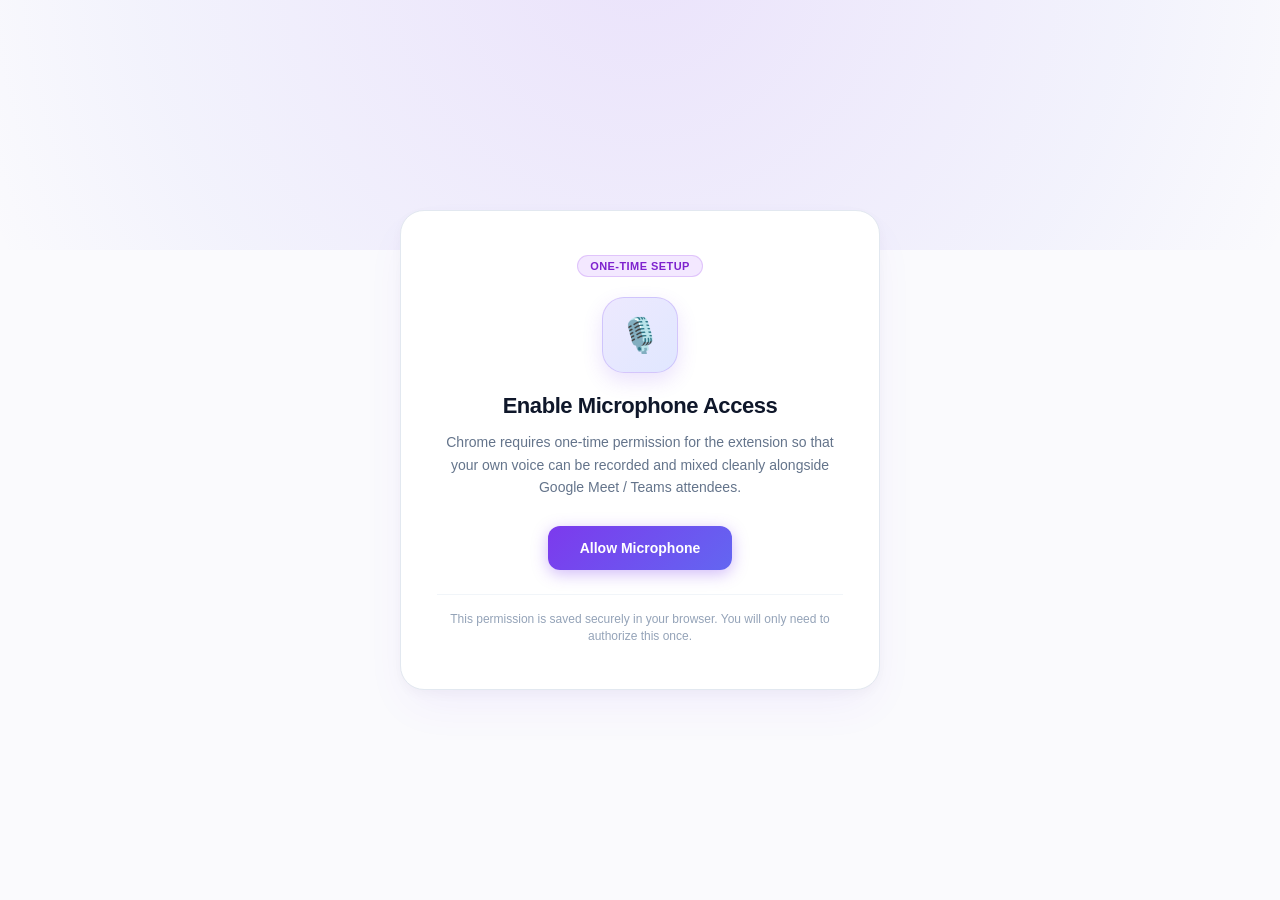
<file: extension/permission/permission.html>
<!DOCTYPE html>
<html lang="en">
<head>
  <meta charset="UTF-8">
  <title>Microphone Authorization — MeetFlow AI</title>
  <style>
    * {
      box-sizing: border-box;
      margin: 0;
      padding: 0;
    }
    body {
      font-family: -apple-system, BlinkMacSystemFont, "Segoe UI", Roboto, "Inter", "Helvetica Neue", Arial, sans-serif;
      background: #FAFAFD;
      color: #0F172A;
      min-height: 100vh;
      display: flex;
      align-items: center;
      justify-content: center;
      padding: 24px;
      position: relative;
    }
    body::before {
      content: "";
      position: absolute;
      top: 0;
      left: 0;
      right: 0;
      height: 250px;
      background: radial-gradient(circle at 50% -20%, rgba(124, 58, 237, 0.12), rgba(99, 102, 241, 0.05) 70%, transparent 100%);
      pointer-events: none;
    }
    .card {
      background: #FFFFFF;
      border: 1px solid #E2E8F0;
      border-radius: 24px;
      padding: 44px 36px;
      max-width: 480px;
      width: 100%;
      text-align: center;
      box-shadow: 0 20px 45px -10px rgba(124, 58, 237, 0.08), 0 4px 12px rgba(0, 0, 0, 0.03);
      position: relative;
      z-index: 1;
    }
    .badge {
      display: inline-block;
      padding: 4px 12px;
      background: #F3E8FF;
      border-radius: 9999px;
      font-size: 11px;
      color: #7E22CE;
      font-weight: 700;
      letter-spacing: 0.04em;
      text-transform: uppercase;
      margin-bottom: 20px;
      border: 1px solid rgba(147, 51, 234, 0.2);
    }
    .icon-wrap {
      width: 76px;
      height: 76px;
      background: linear-gradient(135deg, #EDE9FE 0%, #E0E7FF 100%);
      border: 1px solid rgba(124, 58, 237, 0.2);
      border-radius: 22px;
      display: flex;
      align-items: center;
      justify-content: center;
      margin: 0 auto 20px auto;
      font-size: 34px;
      box-shadow: 0 8px 20px rgba(124, 58, 237, 0.15);
    }
    h1 {
      font-size: 22px;
      font-weight: 800;
      letter-spacing: -0.02em;
      color: #0F172A;
      margin-bottom: 12px;
    }
    p {
      color: #64748B;
      font-size: 14px;
      line-height: 1.6;
      margin-bottom: 28px;
    }
    .btn {
      background: linear-gradient(135deg, #7C3AED 0%, #6366F1 100%);
      color: white;
      border: none;
      padding: 14px 32px;
      font-size: 14px;
      font-weight: 700;
      border-radius: 12px;
      cursor: pointer;
      transition: all 0.2s cubic-bezier(0.4, 0, 0.2, 1);
      display: inline-flex;
      align-items: center;
      gap: 10px;
      box-shadow: 0 4px 16px rgba(124, 58, 237, 0.35);
    }
    .btn:hover {
      background: linear-gradient(135deg, #6D28D9 0%, #4F46E5 100%);
      transform: translateY(-1.5px);
      box-shadow: 0 6px 20px rgba(124, 58, 237, 0.45);
    }
    .btn:disabled {
      opacity: 0.6;
      cursor: not-allowed;
      transform: none;
    }
    .status-box {
      margin-top: 20px;
      padding: 12px 16px;
      border-radius: 10px;
      font-size: 13px;
      font-weight: 600;
      display: none;
    }
    .status-success {
      background: #ECFDF5;
      border: 1px solid #A7F3D0;
      color: #065F46;
    }
    .status-error {
      background: #FEF2F2;
      border: 1px solid #FECACA;
      color: #991B1B;
    }
    .help-text {
      margin-top: 24px;
      font-size: 12px;
      color: #94A3B8;
      border-top: 1px solid #F1F5F9;
      padding-top: 16px;
      line-height: 1.4;
    }
  </style>
</head>
<body>
  <div class="card">
    <div class="badge">One-Time Setup</div>
    <div class="icon-wrap">🎙️</div>
    <h1>Enable Microphone Access</h1>
    <p>
      Chrome requires one-time permission for the extension so that your own voice can be recorded and mixed cleanly alongside Google Meet / Teams attendees.
    </p>

    <button id="grantBtn" class="btn">
      <span>Allow Microphone</span>
    </button>

    <div id="statusBox" class="status-box"></div>

    <div class="help-text">
      This permission is saved securely in your browser. You will only need to authorize this once.
    </div>
  </div>

  <script src="permission.js"></script>
</body>
</html>
</file>
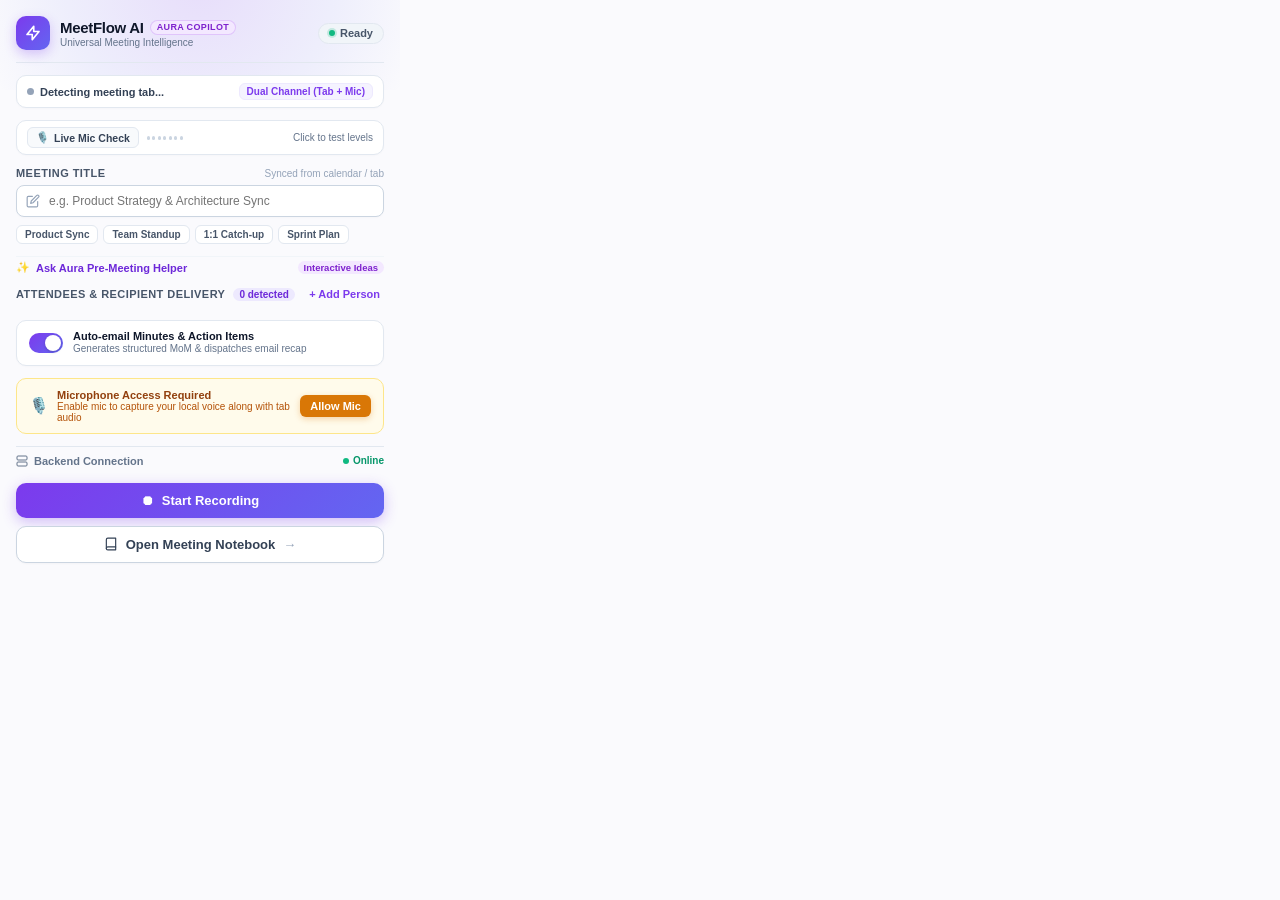
<file: extension/popup/popup.html>
<!DOCTYPE html>
<html lang="en">
<head>
  <meta charset="UTF-8">
  <meta name="viewport" content="width=device-width, initial-scale=1.0">
  <title>MeetFlow AI — Meeting Intelligence & Notes</title>
  <link rel="stylesheet" href="popup.css">
</head>
<body>
  <div class="card">
    
    <!-- Brand Header -->
    <header class="header">
      <div class="logo-box">
        <div class="logo-icon-wrap">
          <svg class="logo-icon" viewBox="0 0 24 24" fill="none" stroke="currentColor">
            <path stroke-linecap="round" stroke-linejoin="round" stroke-width="2.2" d="M13 10V3L4 14h7v7l9-11h-7z"/>
          </svg>
        </div>
        <div class="logo-text-group">
          <div class="logo-title-row">
            <span class="logo-title">MeetFlow AI</span>
            <span class="logo-edition-badge">Aura Copilot</span>
          </div>
          <span class="logo-subtitle">Universal Meeting Intelligence</span>
        </div>
      </div>
      <div id="statusBadge" class="badge badge-idle">
        <span class="status-dot"></span>
        <span class="status-text">Ready</span>
      </div>
    </header>

    <!-- Platform Detection Status Strip -->
    <div id="platformStrip" class="platform-strip">
      <div class="platform-pill" id="platformPill">
        <span class="platform-indicator-dot"></span>
        <span id="platformLabel">Detecting meeting tab...</span>
      </div>
      <span class="tab-audio-tag">Dual Channel (Tab + Mic)</span>
    </div>

    <!-- Interactive Live Microphone VU Meter / Mic Check -->
    <div class="mic-monitor-bar" id="micMonitorBar">
      <div class="mic-monitor-left">
        <button type="button" id="micTestBtn" class="btn-mic-test" title="Click to test your microphone levels">
          <span class="mic-test-icon" id="micTestIcon">🎙️</span>
          <span id="micTestText">Live Mic Check</span>
        </button>
        <div class="vu-meter" id="vuMeter">
          <span class="vu-bar bar-v1"></span>
          <span class="vu-bar bar-v2"></span>
          <span class="vu-bar bar-v3"></span>
          <span class="vu-bar bar-v4"></span>
          <span class="vu-bar bar-v5"></span>
          <span class="vu-bar bar-v6"></span>
          <span class="vu-bar bar-v7"></span>
        </div>
      </div>
      <span class="mic-quality-tag" id="micQualityTag">Click to test levels</span>
    </div>

    <!-- Active Recording Hero Banner (Animated Soundwave, Digital Timer & Live Bookmarks) -->
    <div id="timerContainer" class="timer-card hidden">
      <div class="timer-card-top">
        <div class="timer-rec-indicator">
          <span class="rec-ping-ring"></span>
          <span class="rec-ping-dot"></span>
          <span class="rec-status-label">RECORDING ACTIVE</span>
        </div>
        <div id="recordingTimer" class="timer-digits">00:00</div>
      </div>
      
      <div class="timer-wave-bar">
        <div class="sound-wave">
          <span class="bar bar-1"></span>
          <span class="bar bar-2"></span>
          <span class="bar bar-3"></span>
          <span class="bar bar-4"></span>
          <span class="bar bar-5"></span>
          <span class="bar bar-6"></span>
          <span class="bar bar-7"></span>
          <span class="bar bar-8"></span>
          <span class="bar bar-9"></span>
        </div>
        <span class="stream-note">Capturing Tab Audio & Host Mic</span>
      </div>

      <!-- Interactive In-Call Timestamp Bookmarks -->
      <div class="bookmark-panel">
        <div class="bookmark-header">
          <span class="bookmark-title">📌 Tap to Bookmark Moments</span>
          <span class="bookmark-count" id="bookmarkCount">0 tagged</span>
        </div>
        <div class="bookmark-buttons">
          <button type="button" class="btn-bookmark" data-type="Decision" data-icon="⭐">
            <span>⭐</span> Decision
          </button>
          <button type="button" class="btn-bookmark" data-type="Action" data-icon="📌">
            <span>📌</span> Action
          </button>
          <button type="button" class="btn-bookmark" data-type="Blocker" data-icon="🔥">
            <span>🔥</span> Blocker
          </button>
          <button type="button" class="btn-bookmark" data-type="Idea" data-icon="💡">
            <span>💡</span> Idea
          </button>
        </div>
        <div id="liveBookmarksList" class="live-bookmarks-feed"></div>
      </div>
    </div>

    <!-- Meeting Title Section -->
    <div class="section" id="titleSection">
      <div class="flex-between">
        <label class="label" for="meetingTitleInput">Meeting Title</label>
        <span class="label-hint">Synced from calendar / tab</span>
      </div>
      <div class="input-icon-wrap">
        <svg class="input-icon" viewBox="0 0 24 24" fill="none" stroke="currentColor" stroke-width="2">
          <path stroke-linecap="round" stroke-linejoin="round" d="M11 4H4a2 2 0 0 0-2 2v14a2 2 0 0 0 2 2h14a2 2 0 0 0 2-2v-7"/>
          <path stroke-linecap="round" stroke-linejoin="round" d="M18.5 2.5a2.121 2.121 0 0 1 3 3L12 15l-4 1 1-4 9.5-9.5z"/>
        </svg>
        <input type="text" id="meetingTitleInput" class="input input-with-icon" placeholder="e.g. Product Strategy & Architecture Sync">
      </div>
      
      <!-- Quick Template Chips -->
      <div class="template-chips">
        <button type="button" class="chip" data-title="Product Strategy Sync">Product Sync</button>
        <button type="button" class="chip" data-title="Weekly Team Standup">Team Standup</button>
        <button type="button" class="chip" data-title="1:1 Catch-up & Review">1:1 Catch-up</button>
        <button type="button" class="chip" data-title="Sprint Planning & Review">Sprint Plan</button>
      </div>
    </div>

    <!-- Interactive Ask Aura Pre-Meeting Helper (Collapsible) -->
    <details class="section aura-prep-details">
      <summary class="aura-prep-summary">
        <div class="flex-align-center gap-1.5">
          <span class="aura-sparkle-dot">✨</span>
          <span>Ask Aura Pre-Meeting Helper</span>
        </div>
        <span class="aura-pill">Interactive Ideas</span>
      </summary>
      <div class="aura-prep-content">
        <div class="aura-actions-row">
          <button type="button" class="btn-aura-prep" id="prepAgendaBtn">📋 Insert 15m Agenda</button>
          <button type="button" class="btn-aura-prep" id="prepIcebreakerBtn">🎲 Random Icebreaker</button>
        </div>
        <div id="auraPrepOutput" class="aura-output-box hidden"></div>
      </div>
    </details>

    <!-- Attendees & Recipients Section -->
    <div class="section" id="attendeesSection">
      <div class="flex-between">
        <div class="flex-align-center gap-2">
          <label class="label">Attendees & Recipient Delivery</label>
          <span id="attendeeCountBadge" class="count-pill">0 detected</span>
        </div>
        <button type="button" id="addParticipantBtn" class="btn-text">+ Add Person</button>
      </div>
      
      <div id="participantList" class="participant-list">
        <!-- Dynamically injected participant rows -->
      </div>
    </div>

    <!-- Preferences & Smart Delivery -->
    <div class="section toggles-box" id="preferencesSection">
      <label class="toggle-container">
        <input type="checkbox" id="autoEmailToggle" checked>
        <span class="toggle-slider"></span>
        <div class="toggle-text-wrap">
          <span class="toggle-label-primary">Auto-email Minutes & Action Items</span>
          <span class="toggle-label-secondary">Generates structured MoM & dispatches email recap</span>
        </div>
      </label>
    </div>

    <!-- Microphone Authorization Helper (shown if mic not yet granted for extension origin) -->
    <div id="micNoticeBox" class="mic-card hidden">
      <div class="mic-card-left">
        <div class="mic-icon-circle">🎙️</div>
        <div>
          <p class="mic-card-title">Microphone Access Required</p>
          <p class="mic-card-sub">Enable mic to capture your local voice along with tab audio</p>
        </div>
      </div>
      <button type="button" id="openMicPermissionBtn" class="btn-mic-allow">Allow Mic</button>
    </div>

    <!-- Server Connection & Backend Settings (Collapsible) -->
    <details class="section settings-details">
      <summary class="settings-summary">
        <div class="flex-align-center gap-1.5">
          <svg width="12" height="12" viewBox="0 0 24 24" fill="none" stroke="currentColor" stroke-width="2"><rect x="2" y="2" width="20" height="8" rx="2" ry="2"/><rect x="2" y="14" width="20" height="8" rx="2" ry="2"/><line x1="6" y1="6" x2="6.01" y2="6"/><line x1="6" y1="18" x2="6.01" y2="18"/></svg>
          <span>Backend Connection</span>
        </div>
        <span class="server-status-pill" id="serverPingPill">
          <span class="server-dot" id="serverDot"></span>
          <span id="serverStatusText">Online</span>
        </span>
      </summary>
      <div class="settings-content">
        <label class="label-sm" for="backendUrlInput">API Server Endpoint</label>
        <input type="text" id="backendUrlInput" class="input input-sm" value="https://meetflow-ai-nine.vercel.app">
        <div class="template-chips" style="margin-top: 6px;">
          <button type="button" class="chip" id="presetVercelBtn" style="font-size: 10px; padding: 2px 8px;">☁️ Vercel Cloud</button>
          <button type="button" class="chip" id="presetLocalBtn" style="font-size: 10px; padding: 2px 8px;">💻 Local (8000)</button>
        </div>
        <p class="settings-hint">Syncs recordings, Gemini transcripts and AI actions to this host.</p>
        
        <div style="margin-top: 10px; padding-top: 8px; border-top: 1px solid #f1f5f9; display: flex; align-items: center; justify-content: space-between;">
          <span style="font-size: 11px; font-weight: 600; color: #475569;">💬 Live In-Call Captions HUD</span>
          <span style="font-size: 10px; font-weight: 700; color: #7c3aed; background: #ede9fe; padding: 2px 8px; border-radius: 9999px;">Active</span>
        </div>
      </div>
    </details>

    <!-- Notification Alert Box -->
    <div id="alertBox" class="alert hidden"></div>

    <!-- Interactive Post-Recording Celebration & Synthesis Card -->
    <div id="synthesisCard" class="synthesis-card hidden">
      <div class="synthesis-icon-wrap">🎉</div>
      <h3 class="synthesis-title">Meeting Synthesized!</h3>
      <p class="synthesis-desc">Gemini completed audio transcription and structured your MoM.</p>
      
      <div class="synthesis-stats-pill">
        <span id="synDuration">22s duration</span> • <span id="synAttendees">2 attendees</span>
      </div>

      <div class="synthesis-actions">
        <a id="synNotebookBtn" href="http://localhost:8000/#notebook" target="_blank" class="btn btn-primary btn-sm">
          <span>👉 Open in Meeting Notebook</span>
        </a>
        <div class="synthesis-sub-actions">
          <button type="button" id="copyMeetingLinkBtn" class="btn btn-secondary btn-sm">
            <span id="copyLinkIcon">📋</span> <span id="copyLinkText">Copy Link</span>
          </button>
          <button type="button" id="startNewMeetingBtn" class="btn btn-secondary btn-sm">
            <span>↺</span> New Meeting
          </button>
        </div>
      </div>
    </div>

    <!-- Action Buttons Footer -->
    <div class="footer" id="mainFooter">
      <button type="button" id="recordBtn" class="btn btn-primary">
        <span class="btn-icon">⏺</span>
        <span class="btn-text-main">Start Recording</span>
      </button>
      <a id="dashboardLink" href="http://localhost:8000" target="_blank" class="btn btn-secondary">
        <svg width="14" height="14" viewBox="0 0 24 24" fill="none" stroke="currentColor" stroke-width="2">
          <path stroke-linecap="round" stroke-linejoin="round" d="M4 19.5A2.5 2.5 0 0 1 6.5 17H20"/>
          <path stroke-linecap="round" stroke-linejoin="round" d="M6.5 2H20v20H6.5A2.5 2.5 0 0 1 4 19.5v-15A2.5 2.5 0 0 1 6.5 2z"/>
        </svg>
        <span>Open Meeting Notebook</span>
        <span class="btn-arrow">&rarr;</span>
      </a>
    </div>

  </div>

  <script src="popup.js"></script>
</body>
</html>
</file>
<file: extension/popup/popup.css>
/* ==========================================================================
   MeetFlow AI — Premium Chrome Extension Stylesheet (Fireflies SaaS Theme)
   ========================================================================== */

* {
  box-sizing: border-box;
  margin: 0;
  padding: 0;
  font-family: -apple-system, BlinkMacSystemFont, "Segoe UI", Roboto, "Inter", "Helvetica Neue", Arial, sans-serif;
  -webkit-font-smoothing: antialiased;
}

body {
  width: 400px;
  background-color: #FAFAFD;
  color: #0F172A;
  padding: 16px;
  position: relative;
  overflow-x: hidden;
}

/* Subtle top aurora glow */
body::before {
  content: "";
  position: absolute;
  top: 0;
  left: 0;
  right: 0;
  height: 90px;
  background: radial-gradient(circle at 50% -20%, rgba(124, 58, 237, 0.15), rgba(99, 102, 241, 0.08) 60%, transparent 100%);
  pointer-events: none;
  z-index: 0;
}

.card {
  position: relative;
  z-index: 1;
  display: flex;
  flex-direction: column;
  gap: 12px;
}

/* --------------------------------------------------------------------------
   Header & Brand
   -------------------------------------------------------------------------- */
.header {
  display: flex;
  justify-content: space-between;
  align-items: center;
  padding-bottom: 12px;
  border-bottom: 1px solid #E2E8F0;
}

.logo-box {
  display: flex;
  align-items: center;
  gap: 10px;
}

.logo-icon-wrap {
  width: 34px;
  height: 34px;
  border-radius: 10px;
  background: linear-gradient(135deg, #7C3AED 0%, #6366F1 100%);
  display: flex;
  align-items: center;
  justify-content: center;
  color: #FFFFFF;
  box-shadow: 0 4px 12px rgba(124, 58, 237, 0.28);
}

.logo-icon {
  width: 18px;
  height: 18px;
}

.logo-text-group {
  display: flex;
  flex-direction: column;
  gap: 1px;
}

.logo-title-row {
  display: flex;
  align-items: center;
  gap: 6px;
}

.logo-title {
  font-weight: 800;
  font-size: 15px;
  letter-spacing: -0.02em;
  color: #0F172A;
}

.logo-edition-badge {
  font-size: 9px;
  font-weight: 700;
  text-transform: uppercase;
  letter-spacing: 0.04em;
  background: #F3E8FF;
  color: #7E22CE;
  padding: 1.5px 6px;
  border-radius: 9999px;
  border: 1px solid rgba(147, 51, 234, 0.2);
}

.logo-subtitle {
  font-size: 10px;
  color: #64748B;
  font-weight: 500;
}

/* Status Badges */
.badge {
  display: inline-flex;
  align-items: center;
  gap: 5px;
  font-size: 11px;
  font-weight: 700;
  padding: 3.5px 10px;
  border-radius: 9999px;
  transition: all 0.2s ease;
}

.status-dot {
  width: 6px;
  height: 6px;
  border-radius: 50%;
}

.badge-idle {
  background: #F1F5F9;
  color: #475569;
  border: 1px solid #E2E8F0;
}
.badge-idle .status-dot {
  background: #10B981;
  box-shadow: 0 0 0 2px rgba(16, 185, 129, 0.2);
}

.badge-rec {
  background: #FEF2F2;
  color: #B91C1C;
  border: 1px solid #FECACA;
  animation: pulse-border 1.5s infinite;
}
.badge-rec .status-dot {
  background: #EF4444;
  box-shadow: 0 0 0 2px rgba(239, 68, 68, 0.3);
  animation: blink 1s infinite;
}

.badge-processing {
  background: #FFFBEB;
  color: #B45309;
  border: 1px solid #FDE68A;
}
.badge-processing .status-dot {
  background: #F59E0B;
  animation: blink 0.8s infinite;
}

@keyframes blink {
  0%, 100% { opacity: 1; transform: scale(1); }
  50% { opacity: 0.4; transform: scale(0.85); }
}

@keyframes pulse-border {
  0%, 100% { box-shadow: 0 0 0 0 rgba(239, 68, 68, 0.2); }
  50% { box-shadow: 0 0 0 4px rgba(239, 68, 68, 0.1); }
}

/* --------------------------------------------------------------------------
   Platform Detection Strip
   -------------------------------------------------------------------------- */
.platform-strip {
  display: flex;
  align-items: center;
  justify-content: space-between;
  background: #FFFFFF;
  border: 1px solid #E2E8F0;
  border-radius: 10px;
  padding: 7px 10px;
  font-size: 11px;
  box-shadow: 0 1px 2px rgba(0, 0, 0, 0.02);
}

.platform-pill {
  display: inline-flex;
  align-items: center;
  gap: 6px;
  font-weight: 600;
  color: #334155;
}

.platform-indicator-dot {
  width: 7px;
  height: 7px;
  border-radius: 50%;
  background: #94A3B8;
}

.platform-pill.meet-active .platform-indicator-dot {
  background: #059669;
  box-shadow: 0 0 0 2px rgba(16, 185, 129, 0.25);
}
.platform-pill.teams-active .platform-indicator-dot {
  background: #4F46E5;
  box-shadow: 0 0 0 2px rgba(79, 70, 229, 0.25);
}

.tab-audio-tag {
  font-size: 10px;
  font-weight: 600;
  color: #7C3AED;
  background: #F5F3FF;
  border: 1px solid #EDE9FE;
  padding: 2px 7px;
  border-radius: 6px;
}

/* --------------------------------------------------------------------------
   Interactive Live Mic Monitor / VU Meter
   -------------------------------------------------------------------------- */
.mic-monitor-bar {
  display: flex;
  align-items: center;
  justify-content: space-between;
  background: #FFFFFF;
  border: 1px solid #E2E8F0;
  border-radius: 10px;
  padding: 6px 10px;
  box-shadow: 0 1px 2px rgba(0, 0, 0, 0.02);
}

.mic-monitor-left {
  display: flex;
  align-items: center;
  gap: 8px;
}

.btn-mic-test {
  display: inline-flex;
  align-items: center;
  gap: 5px;
  background: #F8FAFC;
  border: 1px solid #E2E8F0;
  padding: 3px 8px;
  border-radius: 6px;
  font-size: 10.5px;
  font-weight: 600;
  color: #334155;
  cursor: pointer;
  transition: all 0.15s ease;
}

.btn-mic-test:hover {
  background: #EDE9FE;
  border-color: #DDD6FE;
  color: #6D28D9;
}

.btn-mic-test.active {
  background: #10B981;
  color: #FFFFFF;
  border-color: #059669;
}

.vu-meter {
  display: flex;
  align-items: center;
  gap: 2.5px;
  height: 14px;
}

.vu-bar {
  width: 3px;
  height: 4px;
  background: #CBD5E1;
  border-radius: 9999px;
  transition: height 0.1s ease, background 0.15s ease;
}

.mic-monitor-bar.active .vu-bar {
  background: #10B981;
  animation: vupulse 0.6s infinite alternate;
}

.mic-monitor-bar.active .bar-v1 { animation-delay: 0.1s; }
.mic-monitor-bar.active .bar-v2 { animation-delay: 0.3s; }
.mic-monitor-bar.active .bar-v3 { animation-delay: 0.2s; }
.mic-monitor-bar.active .bar-v4 { animation-delay: 0.4s; }
.mic-monitor-bar.active .bar-v5 { animation-delay: 0.15s; }
.mic-monitor-bar.active .bar-v6 { animation-delay: 0.35s; }
.mic-monitor-bar.active .bar-v7 { animation-delay: 0.25s; }

@keyframes vupulse {
  0% { height: 3px; }
  100% { height: 14px; }
}

.mic-quality-tag {
  font-size: 10px;
  font-weight: 500;
  color: #64748B;
}

/* --------------------------------------------------------------------------
   Active Recording Hero Banner & Live Bookmarks
   -------------------------------------------------------------------------- */
.timer-card {
  background: linear-gradient(135deg, #FEF2F2 0%, #FFF1F2 100%);
  border: 1px solid #FECDD3;
  border-radius: 12px;
  padding: 12px 14px;
  display: flex;
  flex-direction: column;
  gap: 9px;
  box-shadow: 0 4px 14px rgba(239, 68, 68, 0.08);
}

.timer-card-top {
  display: flex;
  justify-content: space-between;
  align-items: center;
}

.timer-rec-indicator {
  display: inline-flex;
  align-items: center;
  gap: 6px;
  position: relative;
}

.rec-ping-ring {
  width: 14px;
  height: 14px;
  border-radius: 50%;
  background: rgba(239, 68, 68, 0.25);
  position: absolute;
  left: -2px;
  animation: ping 1.5s cubic-bezier(0, 0, 0.2, 1) infinite;
}

.rec-ping-dot {
  width: 10px;
  height: 10px;
  border-radius: 50%;
  background: #EF4444;
  position: relative;
  z-index: 1;
}

@keyframes ping {
  75%, 100% { transform: scale(2); opacity: 0; }
}

.rec-status-label {
  font-size: 10px;
  font-weight: 800;
  letter-spacing: 0.06em;
  color: #991B1B;
}

.timer-digits {
  font-family: ui-monospace, SFMono-Regular, Menlo, Monaco, Consolas, monospace;
  font-size: 18px;
  font-weight: 800;
  color: #991B1B;
  letter-spacing: 0.02em;
}

.timer-wave-bar {
  display: flex;
  align-items: center;
  justify-content: space-between;
  padding-top: 4px;
  border-top: 1px dashed rgba(239, 68, 68, 0.25);
}

.sound-wave {
  display: flex;
  align-items: center;
  gap: 2.5px;
  height: 16px;
}

.sound-wave .bar {
  width: 3px;
  border-radius: 9999px;
  background: #EF4444;
  animation: soundwave 1s ease-in-out infinite alternate;
}

.bar-1 { height: 6px; animation-delay: 0.1s; }
.bar-2 { height: 12px; animation-delay: 0.3s; }
.bar-3 { height: 16px; animation-delay: 0.5s; }
.bar-4 { height: 8px; animation-delay: 0.2s; }
.bar-5 { height: 14px; animation-delay: 0.4s; }
.bar-6 { height: 10px; animation-delay: 0.15s; }
.bar-7 { height: 15px; animation-delay: 0.35s; }
.bar-8 { height: 7px; animation-delay: 0.25s; }
.bar-9 { height: 11px; animation-delay: 0.45s; }

@keyframes soundwave {
  0% { transform: scaleY(0.4); opacity: 0.6; }
  100% { transform: scaleY(1.1); opacity: 1; }
}

.stream-note {
  font-size: 10px;
  color: #991B1B;
  font-weight: 600;
}

/* In-Call Live Bookmarks */
.bookmark-panel {
  display: flex;
  flex-direction: column;
  gap: 6px;
  background: rgba(255, 255, 255, 0.7);
  border: 1px solid rgba(239, 68, 68, 0.2);
  border-radius: 8px;
  padding: 8px;
  backdrop-blur-sm: 4px;
}

.bookmark-header {
  display: flex;
  align-items: center;
  justify-content: space-between;
  font-size: 10px;
  font-weight: 700;
  color: #991B1B;
}

.bookmark-count {
  font-size: 9.5px;
  background: #FEE2E2;
  color: #991B1B;
  padding: 1px 6px;
  border-radius: 9999px;
}

.bookmark-buttons {
  display: grid;
  grid-template-columns: repeat(4, 1fr);
  gap: 4px;
}

.btn-bookmark {
  background: #FFFFFF;
  border: 1px solid #FECACA;
  color: #7F1D1D;
  padding: 4px 6px;
  border-radius: 6px;
  font-size: 10px;
  font-weight: 700;
  cursor: pointer;
  display: flex;
  align-items: center;
  justify-content: center;
  gap: 3px;
  transition: all 0.15s ease;
  box-shadow: 0 1px 2px rgba(239, 68, 68, 0.05);
}

.btn-bookmark:hover {
  background: #FEF2F2;
  border-color: #F87171;
  transform: translateY(-0.5px);
}

.btn-bookmark:active {
  transform: scale(0.95);
}

.live-bookmarks-feed {
  display: flex;
  flex-wrap: wrap;
  gap: 4px;
  max-height: 48px;
  overflow-y: auto;
}

.bookmark-pill-item {
  display: inline-flex;
  align-items: center;
  gap: 4px;
  font-size: 9px;
  font-weight: 600;
  background: #FFFFFF;
  border: 1px solid #FECACA;
  color: #991B1B;
  padding: 2px 6px;
  border-radius: 9999px;
  animation: fadeIn 0.2s ease;
}

@keyframes fadeIn {
  from { opacity: 0; transform: scale(0.9); }
  to { opacity: 1; transform: scale(1); }
}



/* --------------------------------------------------------------------------
   General Sections & Labels
   -------------------------------------------------------------------------- */
.section {
  display: flex;
  flex-direction: column;
  gap: 6px;
}

.flex-between {
  display: flex;
  justify-content: space-between;
  align-items: center;
}

.flex-align-center {
  display: flex;
  align-items: center;
}

.gap-1\.5 { gap: 6px; }
.gap-2 { gap: 8px; }

.label {
  font-size: 11px;
  font-weight: 700;
  text-transform: uppercase;
  letter-spacing: 0.04em;
  color: #475569;
}

.label-hint {
  font-size: 10px;
  color: #94A3B8;
  font-weight: 500;
}

.count-pill {
  font-size: 10px;
  font-weight: 600;
  background: #EDE9FE;
  color: #6D28D9;
  padding: 1px 6px;
  border-radius: 9999px;
}

/* --------------------------------------------------------------------------
   Inputs & Icon Wrappers
   -------------------------------------------------------------------------- */
.input-icon-wrap {
  position: relative;
  display: flex;
  align-items: center;
}

.input-icon {
  position: absolute;
  left: 10px;
  width: 14px;
  height: 14px;
  color: #94A3B8;
  pointer-events: none;
}

.input {
  width: 100%;
  background: #FFFFFF;
  border: 1px solid #CBD5E1;
  color: #0F172A;
  padding: 8px 10px;
  border-radius: 8px;
  font-size: 12px;
  font-weight: 500;
  outline: none;
  transition: all 0.2s ease;
  box-shadow: 0 1px 2px rgba(0, 0, 0, 0.02);
}

.input-with-icon {
  padding-left: 32px;
}

.input:focus {
  border-color: #7C3AED;
  box-shadow: 0 0 0 3px rgba(124, 58, 237, 0.12);
}

.input-sm {
  padding: 6px 9px;
  font-size: 11px;
}

/* Quick Template Chips */
.template-chips {
  display: flex;
  flex-wrap: wrap;
  gap: 5px;
  margin-top: 2px;
}

.chip {
  background: #FFFFFF;
  border: 1px solid #E2E8F0;
  color: #475569;
  padding: 3px 8px;
  border-radius: 6px;
  font-size: 10px;
  font-weight: 600;
  cursor: pointer;
  transition: all 0.15s ease;
}

.chip:hover {
  background: #F5F3FF;
  border-color: #DDD6FE;
  color: #6D28D9;
  transform: translateY(-0.5px);
}

/* --------------------------------------------------------------------------
   Interactive Ask Aura Pre-Meeting Details
   -------------------------------------------------------------------------- */
.aura-prep-details {
  border-top: 1px solid #F1F5F9;
  padding-top: 4px;
}

.aura-prep-summary {
  display: flex;
  align-items: center;
  justify-content: space-between;
  font-size: 11px;
  font-weight: 600;
  color: #6D28D9;
  cursor: pointer;
  user-select: none;
}

.aura-pill {
  font-size: 9.5px;
  font-weight: 700;
  background: #F3E8FF;
  color: #7E22CE;
  padding: 1px 6px;
  border-radius: 9999px;
}

.aura-prep-content {
  margin-top: 8px;
  display: flex;
  flex-direction: column;
  gap: 6px;
}

.aura-actions-row {
  display: flex;
  gap: 6px;
}

.btn-aura-prep {
  flex: 1;
  background: #FFFFFF;
  border: 1px solid #DDD6FE;
  color: #5B21B6;
  padding: 5px 8px;
  border-radius: 6px;
  font-size: 10.5px;
  font-weight: 600;
  cursor: pointer;
  transition: all 0.15s;
}

.btn-aura-prep:hover {
  background: #F5F3FF;
  border-color: #8B5CF6;
}

.aura-output-box {
  background: #FAF5FF;
  border: 1px solid #E9D5FF;
  border-radius: 8px;
  padding: 8px 10px;
  font-size: 11px;
  color: #4C1D95;
  line-height: 1.4;
  animation: fadeIn 0.2s ease;
}

/* --------------------------------------------------------------------------
   Attendees List & Rows
   -------------------------------------------------------------------------- */
.btn-text {
  background: none;
  border: none;
  color: #7C3AED;
  font-size: 11px;
  font-weight: 700;
  cursor: pointer;
  padding: 2px 4px;
  border-radius: 4px;
  transition: background 0.15s;
}

.btn-text:hover {
  background: #F5F3FF;
}

.participant-list {
  display: flex;
  flex-direction: column;
  gap: 6px;
  max-height: 110px;
  overflow-y: auto;
  padding-right: 2px;
}

.participant-list::-webkit-scrollbar {
  width: 4px;
}
.participant-list::-webkit-scrollbar-thumb {
  background: #CBD5E1;
  border-radius: 4px;
}

.participant-row {
  display: flex;
  gap: 6px;
  align-items: center;
  background: #FFFFFF;
  border: 1px solid #E2E8F0;
  border-radius: 8px;
  padding: 4px 6px;
  transition: border-color 0.15s;
}

.participant-row:focus-within {
  border-color: #A78BFA;
}

.participant-avatar {
  width: 24px;
  height: 24px;
  border-radius: 50%;
  background: linear-gradient(135deg, #EDE9FE 0%, #E0E7FF 100%);
  color: #5B21B6;
  font-size: 10px;
  font-weight: 700;
  display: flex;
  align-items: center;
  justify-content: center;
  flex-shrink: 0;
  border: 1px solid rgba(124, 58, 237, 0.15);
  cursor: pointer;
}

.participant-row input {
  background: transparent;
  border: none;
  font-size: 11px;
  color: #1E293B;
  outline: none;
  padding: 2px 4px;
}

.participant-row .participant-name {
  font-weight: 600;
  width: 42%;
}

.participant-row .participant-email {
  font-weight: 400;
  color: #64748B;
  width: 48%;
}

.participant-remove {
  background: transparent;
  border: none;
  color: #94A3B8;
  border-radius: 4px;
  width: 20px;
  height: 20px;
  cursor: pointer;
  font-size: 14px;
  display: flex;
  align-items: center;
  justify-content: center;
  transition: all 0.15s;
  flex-shrink: 0;
}

.participant-remove:hover {
  color: #EF4444;
  background: #FEF2F2;
}

/* --------------------------------------------------------------------------
   Preferences Box & Toggle
   -------------------------------------------------------------------------- */
.toggles-box {
  background: #FFFFFF;
  border: 1px solid #E2E8F0;
  border-radius: 10px;
  padding: 9px 12px;
  box-shadow: 0 1px 2px rgba(0, 0, 0, 0.02);
}

.toggle-container {
  display: flex;
  align-items: center;
  gap: 10px;
  cursor: pointer;
}

.toggle-container input {
  display: none;
}

.toggle-slider {
  width: 34px;
  height: 20px;
  background-color: #CBD5E1;
  border-radius: 9999px;
  position: relative;
  transition: background-color 0.2s ease;
  flex-shrink: 0;
}

.toggle-slider::after {
  content: "";
  position: absolute;
  top: 2px;
  left: 2px;
  width: 16px;
  height: 16px;
  border-radius: 50%;
  background: #FFFFFF;
  box-shadow: 0 1px 3px rgba(0, 0, 0, 0.2);
  transition: transform 0.2s cubic-bezier(0.4, 0, 0.2, 1);
}

.toggle-container input:checked + .toggle-slider {
  background: linear-gradient(135deg, #7C3AED 0%, #6366F1 100%);
}

.toggle-container input:checked + .toggle-slider::after {
  transform: translateX(14px);
}

.toggle-text-wrap {
  display: flex;
  flex-direction: column;
  gap: 1px;
}

.toggle-label-primary {
  font-size: 11px;
  font-weight: 700;
  color: #0F172A;
}

.toggle-label-secondary {
  font-size: 10px;
  color: #64748B;
  line-height: 1.25;
}

/* --------------------------------------------------------------------------
   Mic Permission Banner Card
   -------------------------------------------------------------------------- */
.mic-card {
  background: #FFFBEB;
  border: 1px solid #FDE68A;
  border-radius: 10px;
  padding: 10px 12px;
  display: flex;
  align-items: center;
  justify-content: space-between;
  gap: 10px;
}

.mic-card-left {
  display: flex;
  align-items: center;
  gap: 8px;
}

.mic-icon-circle {
  font-size: 16px;
}

.mic-card-title {
  font-size: 11px;
  font-weight: 700;
  color: #92400E;
}

.mic-card-sub {
  font-size: 10px;
  color: #B45309;
}

.btn-mic-allow {
  background: #D97706;
  color: #FFFFFF;
  border: none;
  padding: 5px 10px;
  border-radius: 6px;
  font-size: 11px;
  font-weight: 700;
  cursor: pointer;
  white-space: nowrap;
  box-shadow: 0 2px 6px rgba(217, 119, 6, 0.3);
  transition: background 0.15s;
}

.btn-mic-allow:hover {
  background: #B45309;
}

/* --------------------------------------------------------------------------
   Collapsible Settings
   -------------------------------------------------------------------------- */
.settings-details {
  border-top: 1px solid #E2E8F0;
  padding-top: 8px;
}

.settings-summary {
  display: flex;
  align-items: center;
  justify-content: space-between;
  font-size: 11px;
  font-weight: 600;
  color: #64748B;
  cursor: pointer;
  user-select: none;
}

.settings-summary:hover {
  color: #334155;
}

.server-status-pill {
  display: inline-flex;
  align-items: center;
  gap: 4px;
  font-size: 10px;
  font-weight: 600;
  color: #059669;
}

.server-dot {
  width: 6px;
  height: 6px;
  border-radius: 50%;
  background: #10B981;
}

.settings-content {
  margin-top: 8px;
  background: #FFFFFF;
  border: 1px solid #E2E8F0;
  border-radius: 8px;
  padding: 8px 10px;
  display: flex;
  flex-direction: column;
  gap: 4px;
}

.label-sm {
  font-size: 10px;
  font-weight: 700;
  text-transform: uppercase;
  color: #64748B;
}

.settings-hint {
  font-size: 9.5px;
  color: #94A3B8;
}

/* --------------------------------------------------------------------------
   Alerts
   -------------------------------------------------------------------------- */
.alert {
  padding: 9px 12px;
  border-radius: 8px;
  font-size: 11.5px;
  font-weight: 500;
  line-height: 1.4;
}

.alert-success {
  background: #ECFDF5;
  color: #065F46;
  border: 1px solid #A7F3D0;
}

.alert-error {
  background: #FEF2F2;
  color: #991B1B;
  border: 1px solid #FECACA;
}

/* --------------------------------------------------------------------------
   Interactive Post-Recording Celebration & Synthesis Card
   -------------------------------------------------------------------------- */
.synthesis-card {
  background: #FFFFFF;
  border: 1.5px solid #8B5CF6;
  border-radius: 14px;
  padding: 16px;
  text-align: center;
  display: flex;
  flex-direction: column;
  gap: 8px;
  box-shadow: 0 10px 25px -5px rgba(124, 58, 237, 0.15);
  animation: popIn 0.3s cubic-bezier(0.16, 1, 0.3, 1);
}

@keyframes popIn {
  from { opacity: 0; transform: scale(0.92); }
  to { opacity: 1; transform: scale(1); }
}

.synthesis-icon-wrap {
  font-size: 28px;
  line-height: 1;
}

.synthesis-title {
  font-size: 15px;
  font-weight: 800;
  color: #0F172A;
  letter-spacing: -0.01em;
}

.synthesis-desc {
  font-size: 11.5px;
  color: #64748B;
  line-height: 1.35;
}

.synthesis-stats-pill {
  font-size: 10.5px;
  font-weight: 600;
  color: #5B21B6;
  background: #F3E8FF;
  padding: 4px 10px;
  border-radius: 9999px;
  align-self: center;
  margin: 4px 0;
}

.synthesis-actions {
  display: flex;
  flex-direction: column;
  gap: 6px;
}

.synthesis-sub-actions {
  display: flex;
  gap: 6px;
}

.synthesis-sub-actions .btn {
  flex: 1;
}

.btn-sm {
  padding: 7px 10px;
  font-size: 11.5px;
}

/* --------------------------------------------------------------------------
   Footer & Action Buttons
   -------------------------------------------------------------------------- */
.footer {
  display: flex;
  flex-direction: column;
  gap: 8px;
  margin-top: 4px;
}

.btn {
  display: flex;
  justify-content: center;
  align-items: center;
  gap: 8px;
  padding: 10px 14px;
  border-radius: 10px;
  font-size: 13px;
  font-weight: 700;
  cursor: pointer;
  border: none;
  text-decoration: none;
  transition: all 0.2s cubic-bezier(0.4, 0, 0.2, 1);
}

.btn-primary {
  background: linear-gradient(135deg, #7C3AED 0%, #6366F1 100%);
  color: #FFFFFF;
  box-shadow: 0 4px 14px rgba(124, 58, 237, 0.32);
}

.btn-primary:hover {
  background: linear-gradient(135deg, #6D28D9 0%, #4F46E5 100%);
  box-shadow: 0 6px 18px rgba(124, 58, 237, 0.42);
  transform: translateY(-1px);
}

.btn-primary.btn-recording {
  background: linear-gradient(135deg, #EF4444 0%, #DC2626 100%);
  box-shadow: 0 4px 14px rgba(239, 68, 68, 0.35);
  animation: pulse-btn 2s infinite;
}

.btn-primary.btn-recording:hover {
  background: linear-gradient(135deg, #DC2626 0%, #B91C1C 100%);
}

@keyframes pulse-btn {
  0%, 100% { box-shadow: 0 4px 14px rgba(239, 68, 68, 0.35); }
  50% { box-shadow: 0 4px 20px rgba(239, 68, 68, 0.55); }
}

.btn-secondary {
  background: #FFFFFF;
  color: #334155;
  border: 1px solid #CBD5E1;
  box-shadow: 0 1px 2px rgba(0, 0, 0, 0.03);
}

.btn-secondary:hover {
  background: #F8FAFC;
  border-color: #94A3B8;
  color: #0F172A;
  transform: translateY(-0.5px);
}

.btn-icon {
  font-size: 13px;
}

.btn-arrow {
  color: #94A3B8;
  font-size: 13px;
  transition: transform 0.15s;
}

.btn-secondary:hover .btn-arrow {
  color: #7C3AED;
  transform: translateX(2px);
}

.hidden {
  display: none !important;
}
</file>
